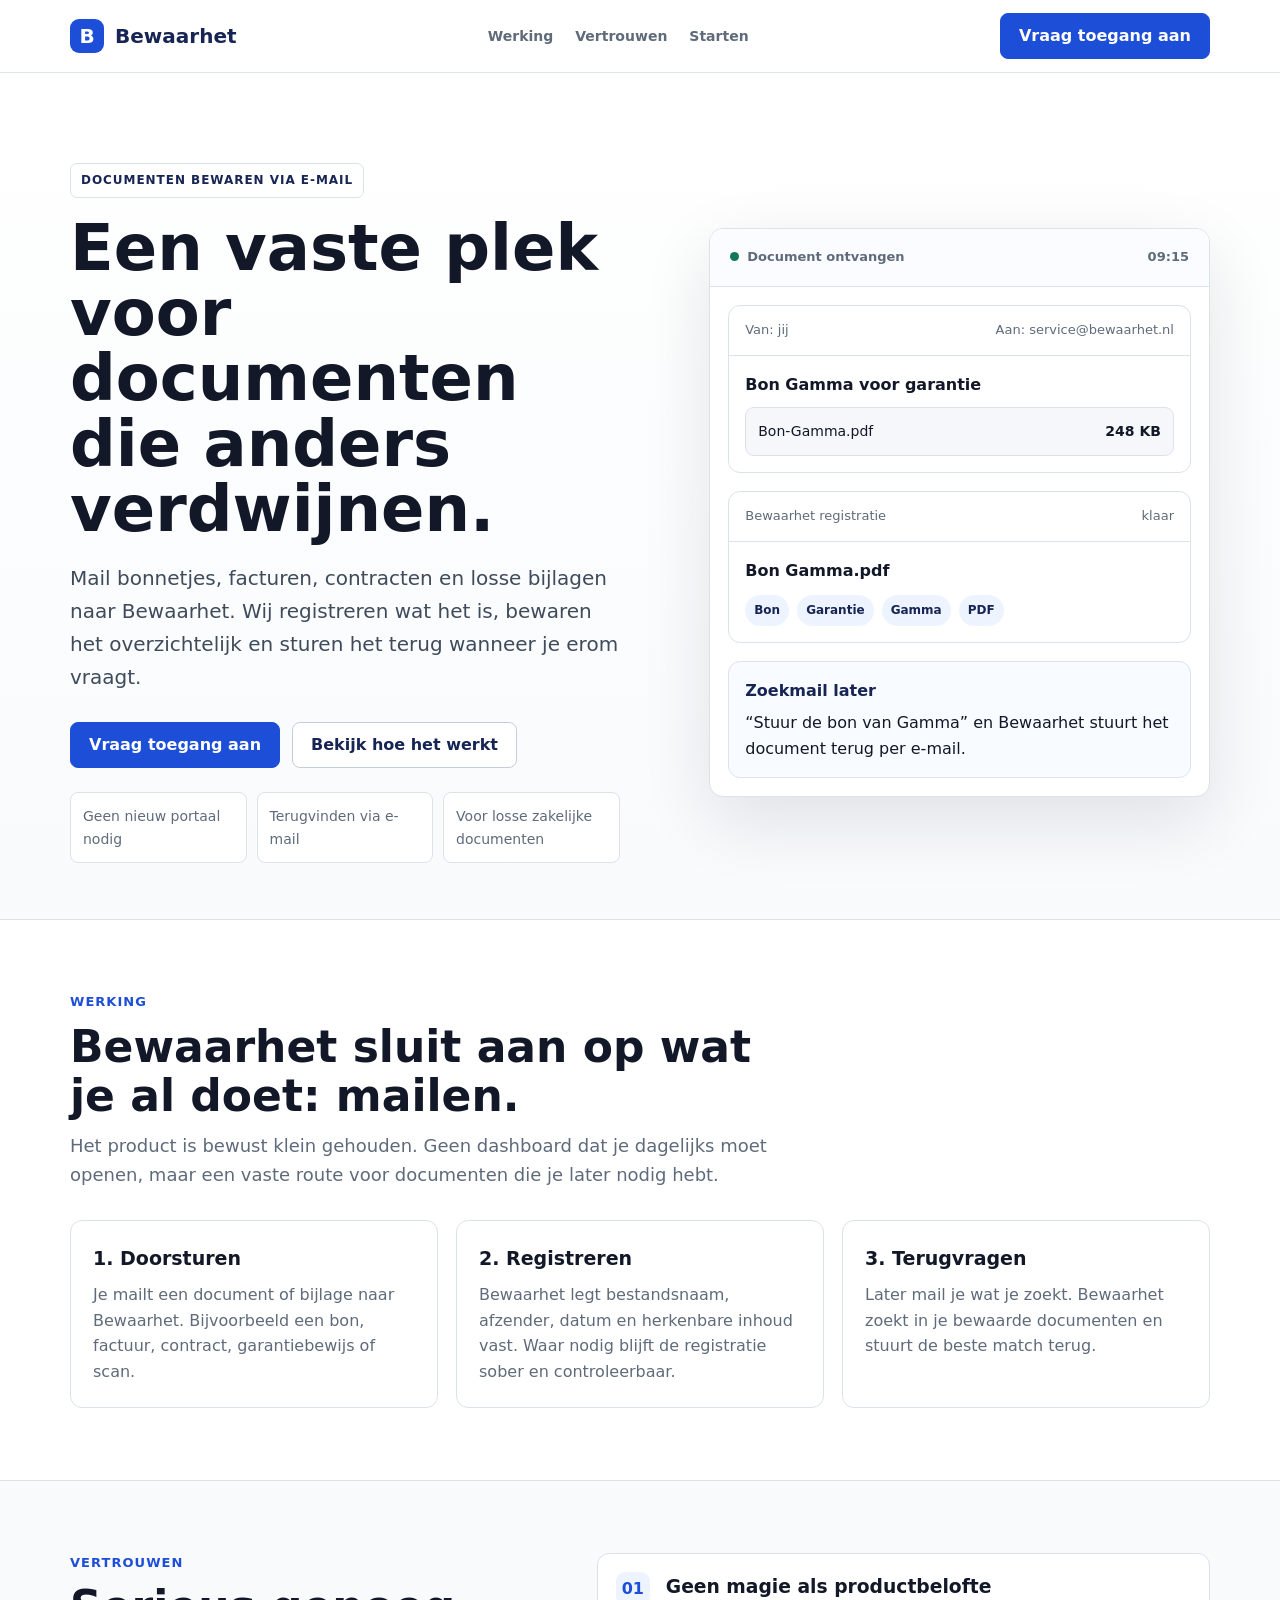
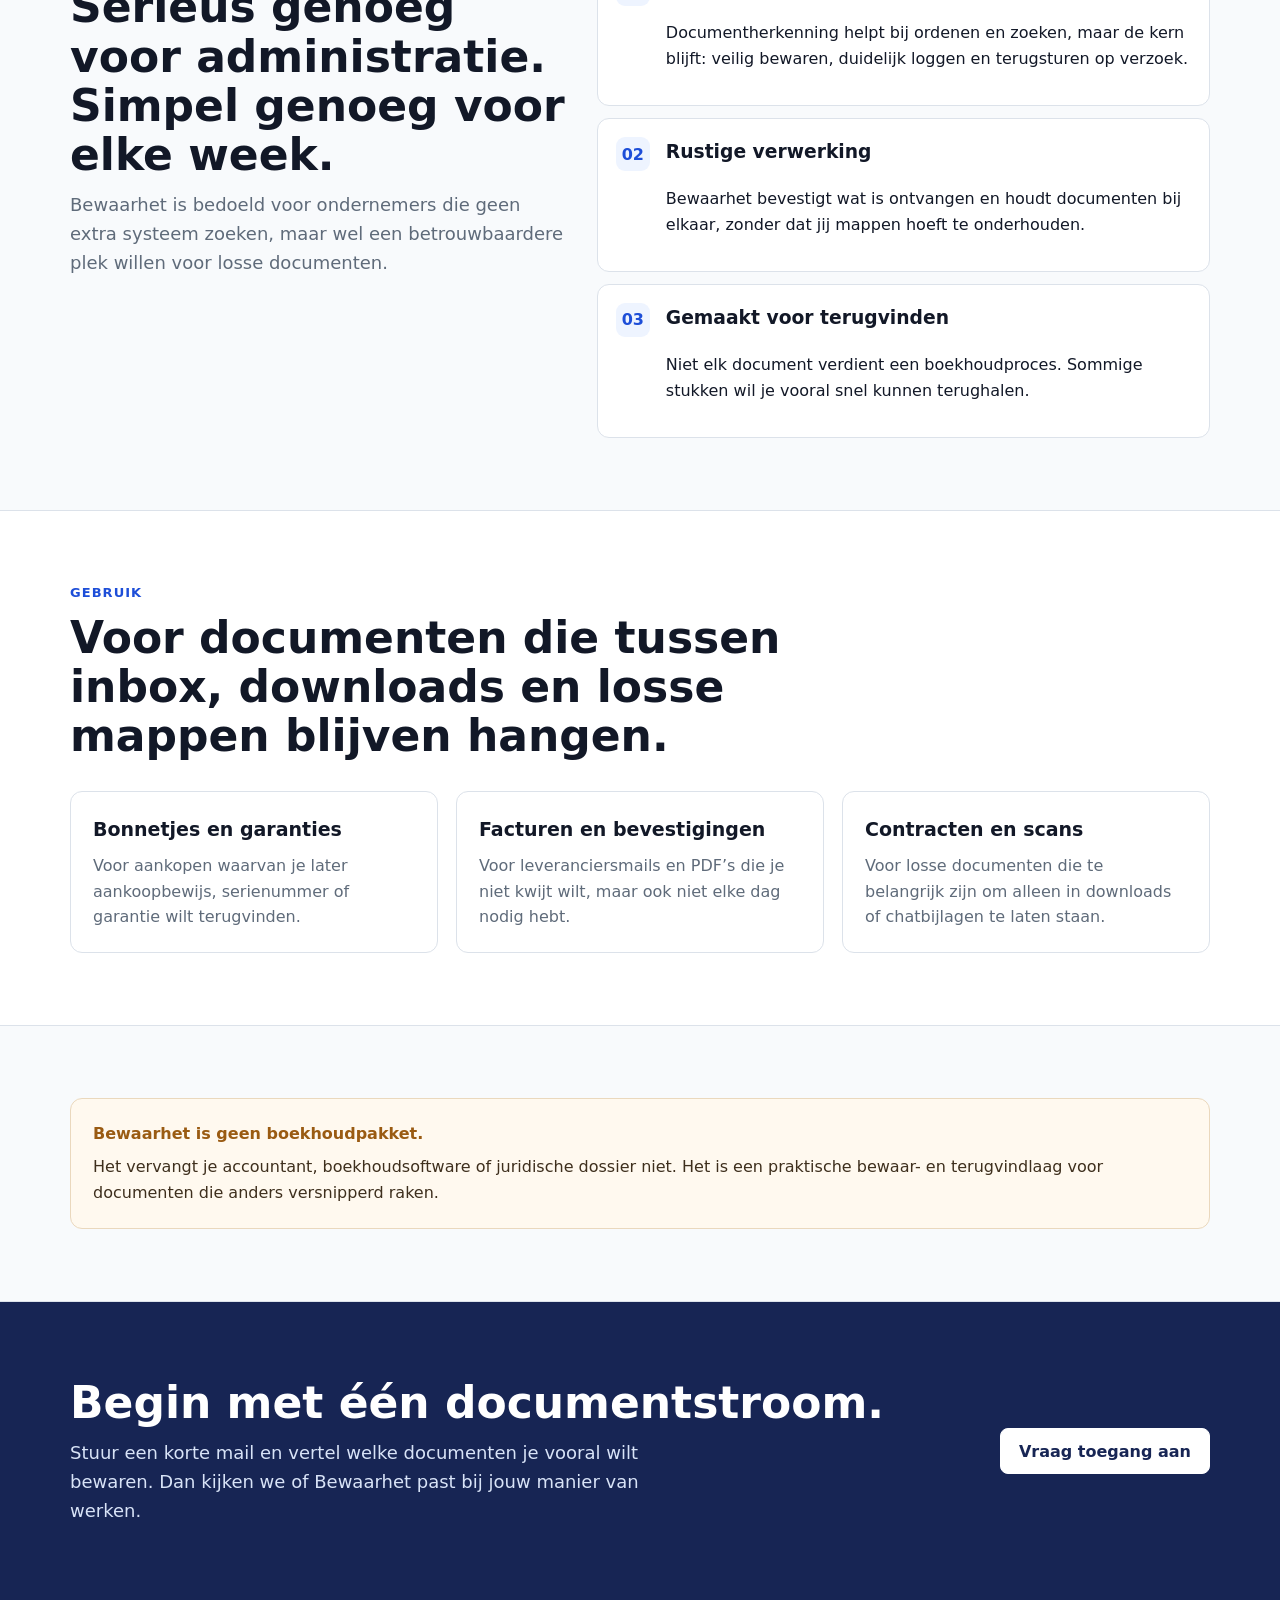
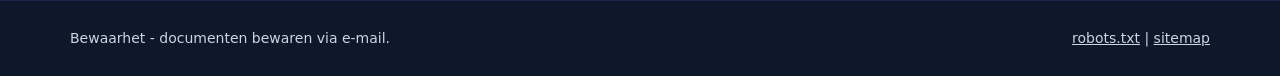
<file: docs/index.html>
<!doctype html>
<html lang="nl">
<head>
  <meta charset="utf-8">
  <meta name="viewport" content="width=device-width, initial-scale=1">
  <title>Documenten bewaren via e-mail | Bewaarhet</title>
  <meta name="description" content="Bewaarhet helpt ondernemers documenten, bonnetjes en facturen via e-mail veilig te bewaren en later gericht terug te vinden. Geen nieuw portaal nodig.">
  <link rel="canonical" href="https://bewaarhet.nl/">
  <meta property="og:type" content="website">
  <meta property="og:locale" content="nl_NL">
  <meta property="og:site_name" content="Bewaarhet">
  <meta property="og:title" content="Documenten bewaren via e-mail">
  <meta property="og:description" content="Mail documenten naar Bewaarhet. Bewaarhet registreert ze en stuurt ze terug wanneer je ze nodig hebt.">
  <meta property="og:url" content="https://bewaarhet.nl/">
  <meta property="og:image" content="https://bewaarhet.nl/social-card.svg">
  <meta name="twitter:card" content="summary_large_image">
  <meta name="twitter:title" content="Documenten bewaren via e-mail">
  <meta name="twitter:description" content="Een rustige bewaar- en terugvindlaag voor losse zakelijke documenten.">
  <meta name="theme-color" content="#15213a">
  <link rel="icon" href="/favicon.svg?v=20260523-logo" type="image/svg+xml">
  <style>
    :root {
      --ink: #121827;
      --muted: #5f6b7a;
      --soft: #f5f7fb;
      --panel: #ffffff;
      --line: #dce2ea;
      --line-strong: #c4ceda;
      --blue: #1d4ed8;
      --blue-dark: #172554;
      --green: #14765d;
      --amber: #9a5b12;
      --shadow: 0 24px 70px rgba(18, 24, 39, 0.11);
      --radius: 14px;
      --max: 1140px;
    }

    * { box-sizing: border-box; }

    html { scroll-behavior: smooth; }

    body {
      margin: 0;
      color: var(--ink);
      background: #f8fafc;
      font-family: Inter, ui-sans-serif, system-ui, -apple-system, BlinkMacSystemFont, "Segoe UI", sans-serif;
      line-height: 1.6;
      text-rendering: optimizeLegibility;
    }

    a { color: inherit; text-decoration: none; }

    .wrap {
      width: min(var(--max), calc(100% - 40px));
      margin: 0 auto;
    }

    .skip-link {
      position: absolute;
      left: -999px;
      top: 12px;
      z-index: 50;
      padding: 10px 14px;
      background: var(--blue-dark);
      color: #fff;
    }

    .skip-link:focus { left: 12px; }

    header {
      position: sticky;
      top: 0;
      z-index: 20;
      border-bottom: 1px solid rgba(220, 226, 234, 0.9);
      background: rgba(255, 255, 255, 0.92);
      backdrop-filter: blur(16px);
    }

    nav {
      min-height: 72px;
      display: flex;
      align-items: center;
      justify-content: space-between;
      gap: 24px;
    }

    .brand {
      display: inline-flex;
      align-items: center;
      gap: 11px;
      font-size: 20px;
      font-weight: 800;
      color: var(--blue-dark);
    }

    .brand-mark {
      width: 34px;
      height: 34px;
      display: grid;
      place-items: center;
      border-radius: 9px;
      background: var(--blue);
      color: #fff;
      font-weight: 900;
      line-height: 1;
    }

    .nav-links {
      display: flex;
      align-items: center;
      gap: 22px;
      color: var(--muted);
      font-size: 14px;
      font-weight: 650;
    }

    .nav-links a:hover { color: var(--blue-dark); }

    .button {
      min-height: 46px;
      display: inline-flex;
      align-items: center;
      justify-content: center;
      padding: 0 18px;
      border: 1px solid var(--blue);
      border-radius: 8px;
      background: var(--blue);
      color: #fff;
      font-weight: 750;
      white-space: nowrap;
    }

    .button.secondary {
      background: #fff;
      color: var(--blue-dark);
      border-color: var(--line-strong);
    }

    .hero {
      padding: clamp(54px, 7vw, 92px) 0 56px;
      border-bottom: 1px solid var(--line);
      background:
        linear-gradient(180deg, #fff 0%, #f8fafc 100%);
    }

    .hero-grid {
      display: grid;
      grid-template-columns: minmax(0, 0.9fr) minmax(420px, 0.82fr);
      gap: clamp(40px, 7vw, 92px);
      align-items: center;
    }

    .hero-grid > *,
    .workflow > *,
    .cta-grid > * {
      min-width: 0;
    }

    .eyebrow {
      width: fit-content;
      margin: 0 0 18px;
      padding: 7px 10px;
      border: 1px solid var(--line);
      border-radius: 7px;
      color: var(--blue-dark);
      background: #fff;
      font-size: 12px;
      font-weight: 800;
      letter-spacing: 0.08em;
      text-transform: uppercase;
    }

    h1, h2, h3, p { margin-top: 0; }

    h1 {
      max-width: 650px;
      margin-bottom: 20px;
      font-size: clamp(40px, 5vw, 64px);
      line-height: 1.02;
      letter-spacing: 0;
    }

    .lead {
      max-width: 620px;
      margin-bottom: 28px;
      color: #3f4b5b;
      font-size: 20px;
      line-height: 1.65;
    }

    .actions {
      display: flex;
      flex-wrap: wrap;
      gap: 12px;
      margin-bottom: 24px;
    }

    .trust-row {
      display: grid;
      grid-template-columns: repeat(3, minmax(0, 1fr));
      gap: 10px;
      max-width: 620px;
      color: var(--muted);
      font-size: 14px;
    }

    .trust-row span {
      padding: 12px;
      border: 1px solid var(--line);
      border-radius: 8px;
      background: #fff;
    }

    .product-panel {
      min-width: 0;
      border: 1px solid var(--line);
      border-radius: var(--radius);
      background: var(--panel);
      box-shadow: var(--shadow);
      overflow: hidden;
    }

    .panel-top {
      display: flex;
      align-items: center;
      justify-content: space-between;
      padding: 18px 20px;
      border-bottom: 1px solid var(--line);
      background: #fbfcff;
      color: var(--muted);
      font-size: 13px;
      font-weight: 700;
    }

    .status-dot {
      width: 9px;
      height: 9px;
      display: inline-block;
      margin-right: 8px;
      border-radius: 50%;
      background: var(--green);
    }

    .mail-card,
    .record-card,
    .reply-card {
      margin: 18px;
      border: 1px solid var(--line);
      border-radius: 12px;
      background: #fff;
      overflow: hidden;
    }

    .mail-head,
    .record-head {
      display: flex;
      justify-content: space-between;
      gap: 18px;
      padding: 14px 16px;
      border-bottom: 1px solid var(--line);
      color: var(--muted);
      font-size: 13px;
    }

    .mail-head span,
    .record-head span,
    .attachment span {
      min-width: 0;
      overflow-wrap: anywhere;
    }

    .mail-body,
    .record-body,
    .reply-card {
      padding: 16px;
    }

    .subject {
      margin-bottom: 10px;
      color: var(--ink);
      font-weight: 760;
    }

    .attachment {
      display: flex;
      align-items: center;
      justify-content: space-between;
      gap: 14px;
      padding: 12px;
      border: 1px solid var(--line);
      border-radius: 9px;
      background: var(--soft);
      color: var(--ink);
      font-size: 14px;
    }

    .tag-list {
      display: flex;
      flex-wrap: wrap;
      gap: 8px;
      margin-top: 12px;
    }

    .tag {
      padding: 6px 9px;
      border-radius: 999px;
      background: #eef4ff;
      color: var(--blue-dark);
      font-size: 12px;
      font-weight: 750;
    }

    .reply-card {
      background: #f8fbff;
    }

    .reply-card strong {
      display: block;
      margin-bottom: 6px;
      color: var(--blue-dark);
    }

    .section {
      padding: 72px 0;
      border-bottom: 1px solid var(--line);
      background: #fff;
    }

    .section.alt { background: #f8fafc; }

    .section-head {
      max-width: 720px;
      margin-bottom: 30px;
    }

    .section-kicker {
      margin-bottom: 9px;
      color: var(--blue);
      font-size: 13px;
      font-weight: 850;
      letter-spacing: 0.08em;
      text-transform: uppercase;
    }

    h2 {
      margin-bottom: 12px;
      font-size: clamp(30px, 4vw, 44px);
      line-height: 1.12;
      letter-spacing: 0;
    }

    .section-lead {
      color: var(--muted);
      font-size: 18px;
    }

    .grid-3 {
      display: grid;
      grid-template-columns: repeat(3, minmax(0, 1fr));
      gap: 18px;
    }

    .card {
      padding: 22px;
      border: 1px solid var(--line);
      border-radius: 12px;
      background: #fff;
    }

    .card h3 {
      margin-bottom: 9px;
      font-size: 19px;
    }

    .card p {
      margin-bottom: 0;
      color: var(--muted);
    }

    .workflow {
      display: grid;
      grid-template-columns: minmax(0, 0.82fr) minmax(0, 1fr);
      gap: 24px;
      align-items: start;
    }

    .step-list {
      display: grid;
      gap: 12px;
    }

    .step {
      display: grid;
      grid-template-columns: 36px 1fr;
      gap: 14px;
      padding: 18px;
      border: 1px solid var(--line);
      border-radius: 12px;
      background: #fff;
    }

    .step-number {
      width: 34px;
      height: 34px;
      display: grid;
      place-items: center;
      border-radius: 9px;
      background: #eef4ff;
      color: var(--blue);
      font-weight: 850;
    }

    .note {
      padding: 22px;
      border: 1px solid #ead8bd;
      border-radius: 12px;
      background: #fff9ef;
      color: #3e2f1d;
    }

    .note strong {
      display: block;
      margin-bottom: 8px;
      color: var(--amber);
    }

    .cta {
      padding: 76px 0;
      background: var(--blue-dark);
      color: #fff;
    }

    .cta-grid {
      display: grid;
      grid-template-columns: minmax(0, 1fr) auto;
      gap: 28px;
      align-items: center;
    }

    .cta p {
      max-width: 640px;
      margin-bottom: 0;
      color: #d8e3f7;
      font-size: 18px;
    }

    .cta .button {
      border-color: #fff;
      background: #fff;
      color: var(--blue-dark);
    }

    footer {
      padding: 26px 0;
      background: #0f172a;
      color: #cbd5e1;
      font-size: 14px;
    }

    footer .wrap {
      display: flex;
      justify-content: space-between;
      gap: 16px;
      flex-wrap: wrap;
    }

    footer a { text-decoration: underline; }

    @media (max-width: 900px) {
      .hero-grid,
      .workflow,
      .cta-grid,
      .grid-3 {
        grid-template-columns: 1fr;
      }

      .nav-links { display: none; }

      nav .button { display: none; }

      .hero { padding-top: 38px; }

      .trust-row { grid-template-columns: 1fr; }
    }

    @media (max-width: 560px) {
      .wrap {
        width: min(340px, calc(100% - 28px));
        margin-left: 14px;
        margin-right: auto;
      }
      nav { min-height: 64px; }
      h1 {
        max-width: 100%;
        font-size: 36px;
      }
      .lead {
        max-width: 100%;
        font-size: 18px;
      }
      .product-panel {
        width: 100%;
        max-width: 100%;
      }
      .mail-head,
      .record-head {
        display: grid;
        grid-template-columns: 1fr;
        gap: 4px;
      }
      .button { width: 100%; }
      .mail-card, .record-card, .reply-card { margin: 12px; }
      .panel-top { padding: 14px; }
    }
  </style>
  <script type="application/ld+json">
  {
    "@context": "https://schema.org",
    "@graph": [
      {
        "@type": "Organization",
        "@id": "https://bewaarhet.nl/#organization",
        "name": "Bewaarhet",
        "url": "https://bewaarhet.nl/",
        "email": "service@bewaarhet.nl",
        "logo": "https://bewaarhet.nl/favicon.svg?v=20260523-logo"
      },
      {
        "@type": "WebSite",
        "@id": "https://bewaarhet.nl/#website",
        "name": "Bewaarhet",
        "url": "https://bewaarhet.nl/",
        "inLanguage": "nl",
        "publisher": {"@id": "https://bewaarhet.nl/#organization"}
      },
      {
        "@type": "Service",
        "@id": "https://bewaarhet.nl/#service",
        "name": "Bewaarhet",
        "serviceType": "Documenten bewaren via e-mail",
        "url": "https://bewaarhet.nl/",
        "provider": {"@id": "https://bewaarhet.nl/#organization"},
        "areaServed": "NL",
        "description": "Bewaarhet helpt ondernemers documenten, bonnetjes en facturen via e-mail te bewaren en later terug te vinden."
      }
    ]
  }
  </script>
</head>
<body>
  <a class="skip-link" href="#inhoud">Ga naar inhoud</a>

  <header>
    <nav class="wrap" aria-label="Hoofdnavigatie">
      <a class="brand" href="/" aria-label="Bewaarhet home"><span class="brand-mark">B</span><span>Bewaarhet</span></a>
      <div class="nav-links">
        <a href="#werking">Werking</a>
        <a href="#vertrouwen">Vertrouwen</a>
        <a href="#start">Starten</a>
      </div>
      <a class="button" href="mailto:service@bewaarhet.nl?subject=Bewaarhet%20toegang">Vraag toegang aan</a>
    </nav>
  </header>

  <main id="inhoud">
    <section class="hero">
      <div class="wrap hero-grid">
        <div>
          <p class="eyebrow">Documenten bewaren via e-mail</p>
          <h1>Een vaste plek voor documenten die anders verdwijnen.</h1>
          <p class="lead">Mail bonnetjes, facturen, contracten en losse bijlagen naar Bewaarhet. Wij registreren wat het is, bewaren het overzichtelijk en sturen het terug wanneer je erom vraagt.</p>
          <div class="actions">
            <a class="button" href="mailto:service@bewaarhet.nl?subject=Bewaarhet%20toegang">Vraag toegang aan</a>
            <a class="button secondary" href="#werking">Bekijk hoe het werkt</a>
          </div>
          <div class="trust-row" aria-label="Kernpunten">
            <span>Geen nieuw portaal nodig</span>
            <span>Terugvinden via e-mail</span>
            <span>Voor losse zakelijke documenten</span>
          </div>
        </div>

        <aside class="product-panel" aria-label="Voorbeeld van Bewaarhet in gebruik">
          <div class="panel-top"><span><i class="status-dot"></i>Document ontvangen</span><span>09:15</span></div>
          <div class="mail-card">
            <div class="mail-head"><span>Van: jij</span><span>Aan: service@bewaarhet.nl</span></div>
            <div class="mail-body">
              <div class="subject">Bon Gamma voor garantie</div>
              <div class="attachment"><span>Bon-Gamma.pdf</span><strong>248 KB</strong></div>
            </div>
          </div>
          <div class="record-card">
            <div class="record-head"><span>Bewaarhet registratie</span><span>klaar</span></div>
            <div class="record-body">
              <div class="subject">Bon Gamma.pdf</div>
              <div class="tag-list">
                <span class="tag">Bon</span>
                <span class="tag">Garantie</span>
                <span class="tag">Gamma</span>
                <span class="tag">PDF</span>
              </div>
            </div>
          </div>
          <div class="reply-card">
            <strong>Zoekmail later</strong>
            <span>“Stuur de bon van Gamma” en Bewaarhet stuurt het document terug per e-mail.</span>
          </div>
        </aside>
      </div>
    </section>

    <section class="section" id="werking">
      <div class="wrap">
        <div class="section-head">
          <p class="section-kicker">Werking</p>
          <h2>Bewaarhet sluit aan op wat je al doet: mailen.</h2>
          <p class="section-lead">Het product is bewust klein gehouden. Geen dashboard dat je dagelijks moet openen, maar een vaste route voor documenten die je later nodig hebt.</p>
        </div>
        <div class="grid-3">
          <article class="card">
            <h3>1. Doorsturen</h3>
            <p>Je mailt een document of bijlage naar Bewaarhet. Bijvoorbeeld een bon, factuur, contract, garantiebewijs of scan.</p>
          </article>
          <article class="card">
            <h3>2. Registreren</h3>
            <p>Bewaarhet legt bestandsnaam, afzender, datum en herkenbare inhoud vast. Waar nodig blijft de registratie sober en controleerbaar.</p>
          </article>
          <article class="card">
            <h3>3. Terugvragen</h3>
            <p>Later mail je wat je zoekt. Bewaarhet zoekt in je bewaarde documenten en stuurt de beste match terug.</p>
          </article>
        </div>
      </div>
    </section>

    <section class="section alt" id="vertrouwen">
      <div class="wrap workflow">
        <div>
          <p class="section-kicker">Vertrouwen</p>
          <h2>Serieus genoeg voor administratie. Simpel genoeg voor elke week.</h2>
          <p class="section-lead">Bewaarhet is bedoeld voor ondernemers die geen extra systeem zoeken, maar wel een betrouwbaardere plek willen voor losse documenten.</p>
        </div>
        <div class="step-list">
          <div class="step"><span class="step-number">01</span><div><h3>Geen magie als productbelofte</h3><p>Documentherkenning helpt bij ordenen en zoeken, maar de kern blijft: veilig bewaren, duidelijk loggen en terugsturen op verzoek.</p></div></div>
          <div class="step"><span class="step-number">02</span><div><h3>Rustige verwerking</h3><p>Bewaarhet bevestigt wat is ontvangen en houdt documenten bij elkaar, zonder dat jij mappen hoeft te onderhouden.</p></div></div>
          <div class="step"><span class="step-number">03</span><div><h3>Gemaakt voor terugvinden</h3><p>Niet elk document verdient een boekhoudproces. Sommige stukken wil je vooral snel kunnen terughalen.</p></div></div>
        </div>
      </div>
    </section>

    <section class="section">
      <div class="wrap">
        <div class="section-head">
          <p class="section-kicker">Gebruik</p>
          <h2>Voor documenten die tussen inbox, downloads en losse mappen blijven hangen.</h2>
        </div>
        <div class="grid-3">
          <article class="card"><h3>Bonnetjes en garanties</h3><p>Voor aankopen waarvan je later aankoopbewijs, serienummer of garantie wilt terugvinden.</p></article>
          <article class="card"><h3>Facturen en bevestigingen</h3><p>Voor leveranciersmails en PDF’s die je niet kwijt wilt, maar ook niet elke dag nodig hebt.</p></article>
          <article class="card"><h3>Contracten en scans</h3><p>Voor losse documenten die te belangrijk zijn om alleen in downloads of chatbijlagen te laten staan.</p></article>
        </div>
      </div>
    </section>

    <section class="section alt">
      <div class="wrap">
        <div class="note">
          <strong>Bewaarhet is geen boekhoudpakket.</strong>
          Het vervangt je accountant, boekhoudsoftware of juridische dossier niet. Het is een praktische bewaar- en terugvindlaag voor documenten die anders versnipperd raken.
        </div>
      </div>
    </section>

    <section class="cta" id="start">
      <div class="wrap cta-grid">
        <div>
          <h2>Begin met één documentstroom.</h2>
          <p>Stuur een korte mail en vertel welke documenten je vooral wilt bewaren. Dan kijken we of Bewaarhet past bij jouw manier van werken.</p>
        </div>
        <a class="button" href="mailto:service@bewaarhet.nl?subject=Bewaarhet%20toegang&body=Hallo%20Bewaarhet,%0D%0A%0D%0AIk%20wil%20vooral%20deze%20documenten%20beter%20bewaren:%0D%0A">Vraag toegang aan</a>
      </div>
    </section>
  </main>

  <footer>
    <div class="wrap">
      <span>Bewaarhet - documenten bewaren via e-mail.</span>
      <span><a href="/robots.txt">robots.txt</a> | <a href="/sitemap.xml">sitemap</a></span>
    </div>
  </footer>
</body>
</html>
</file>
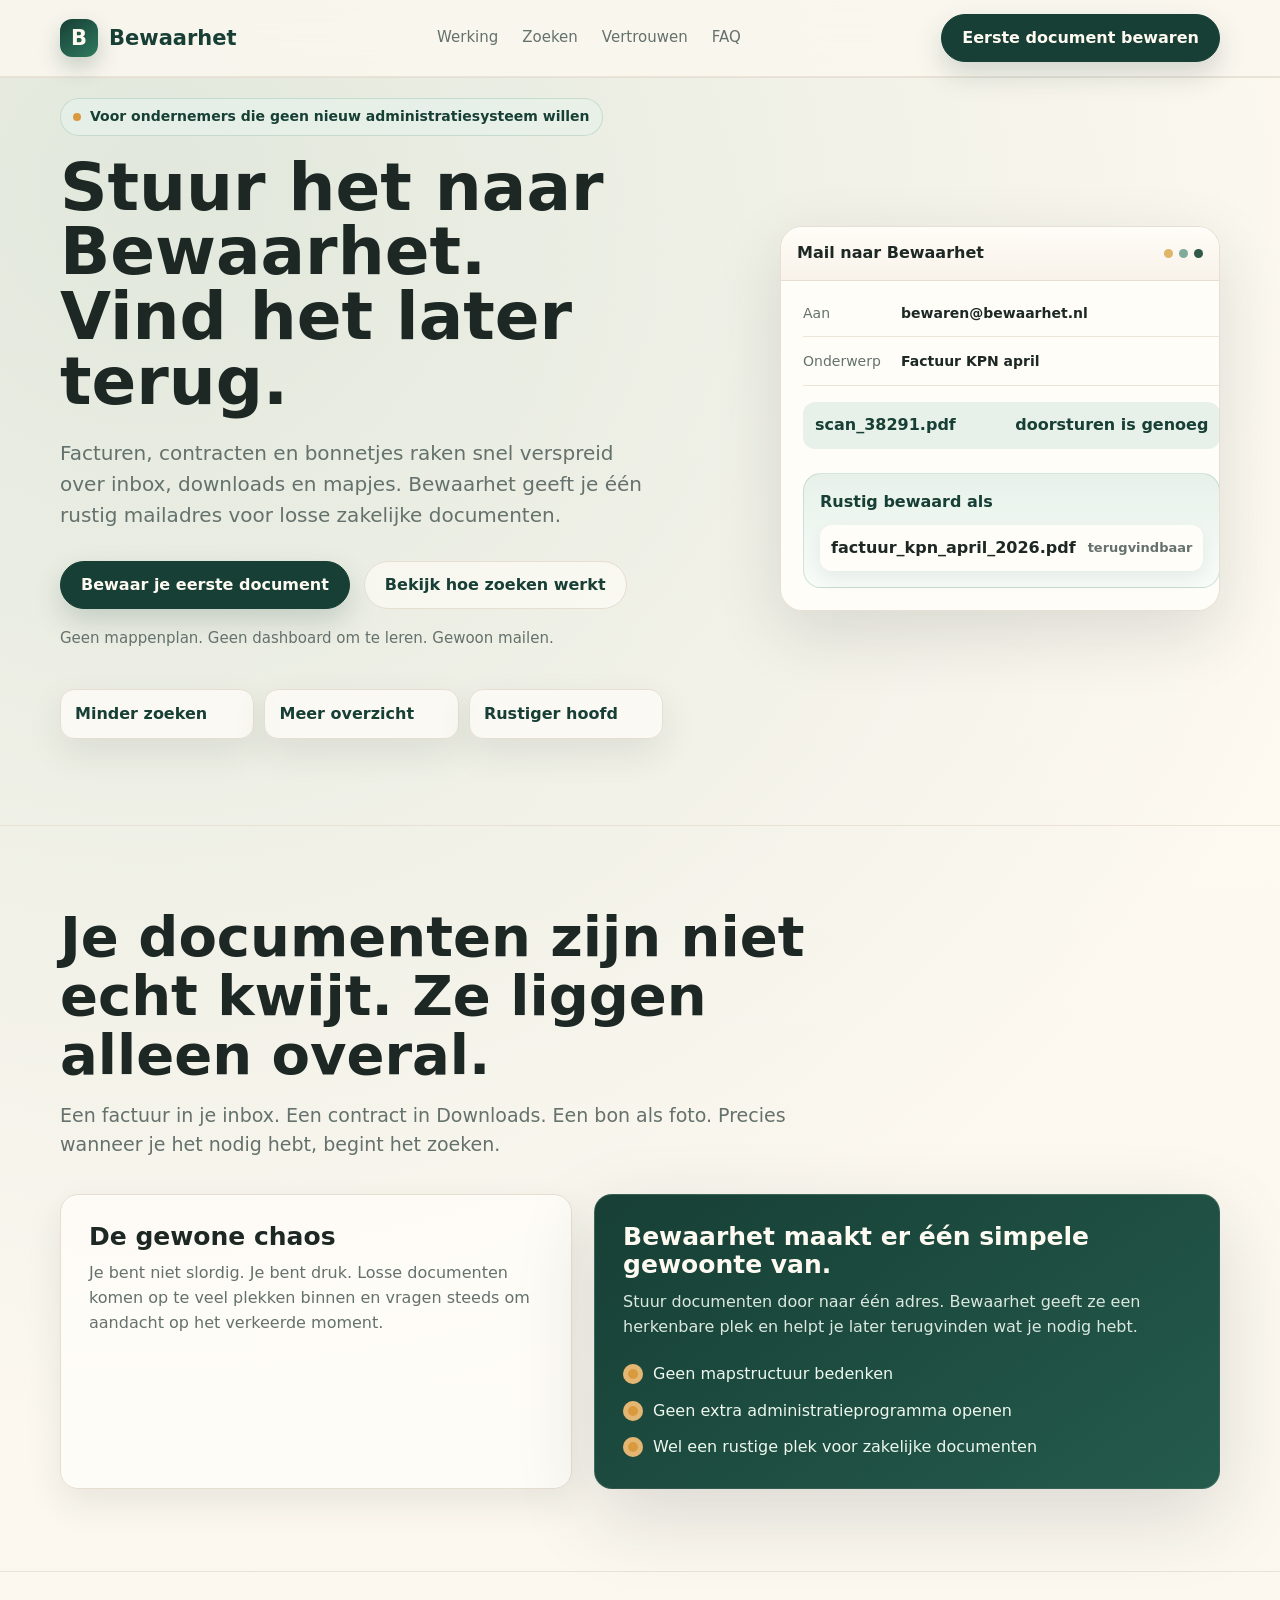
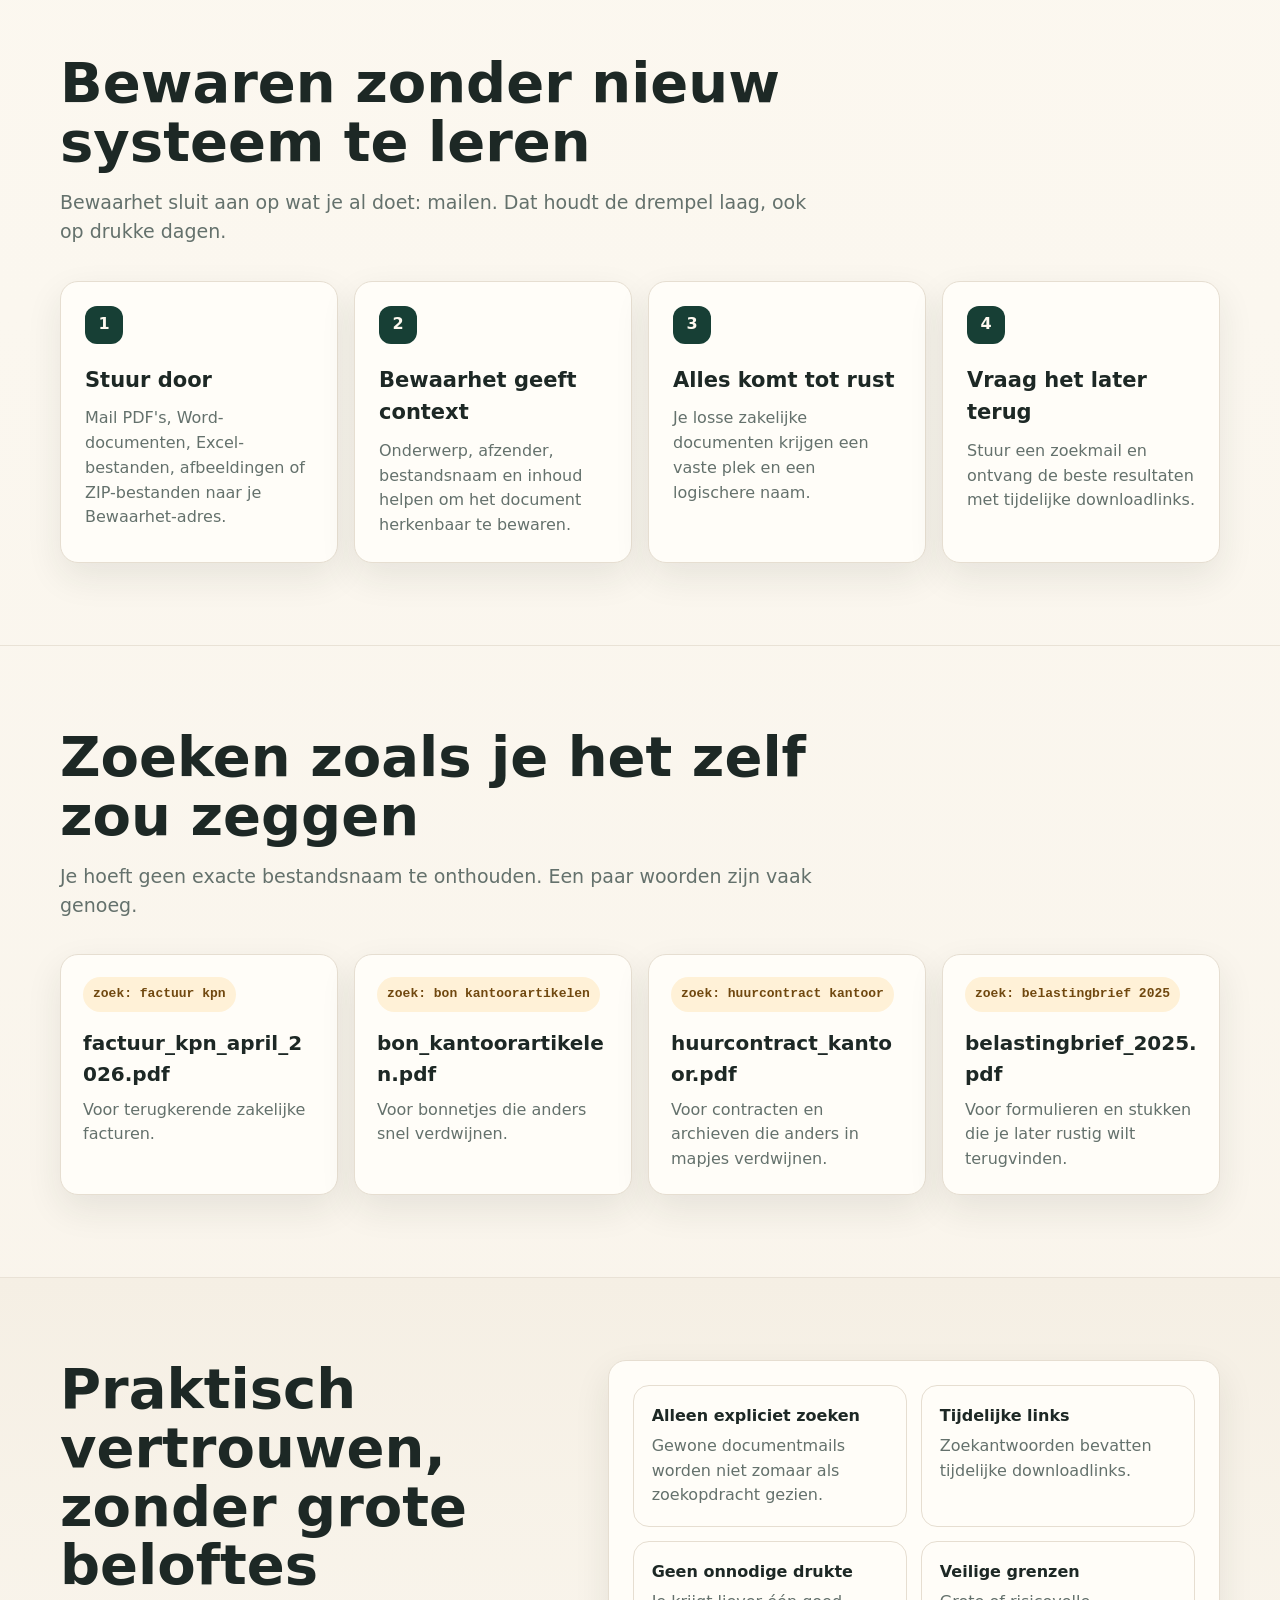
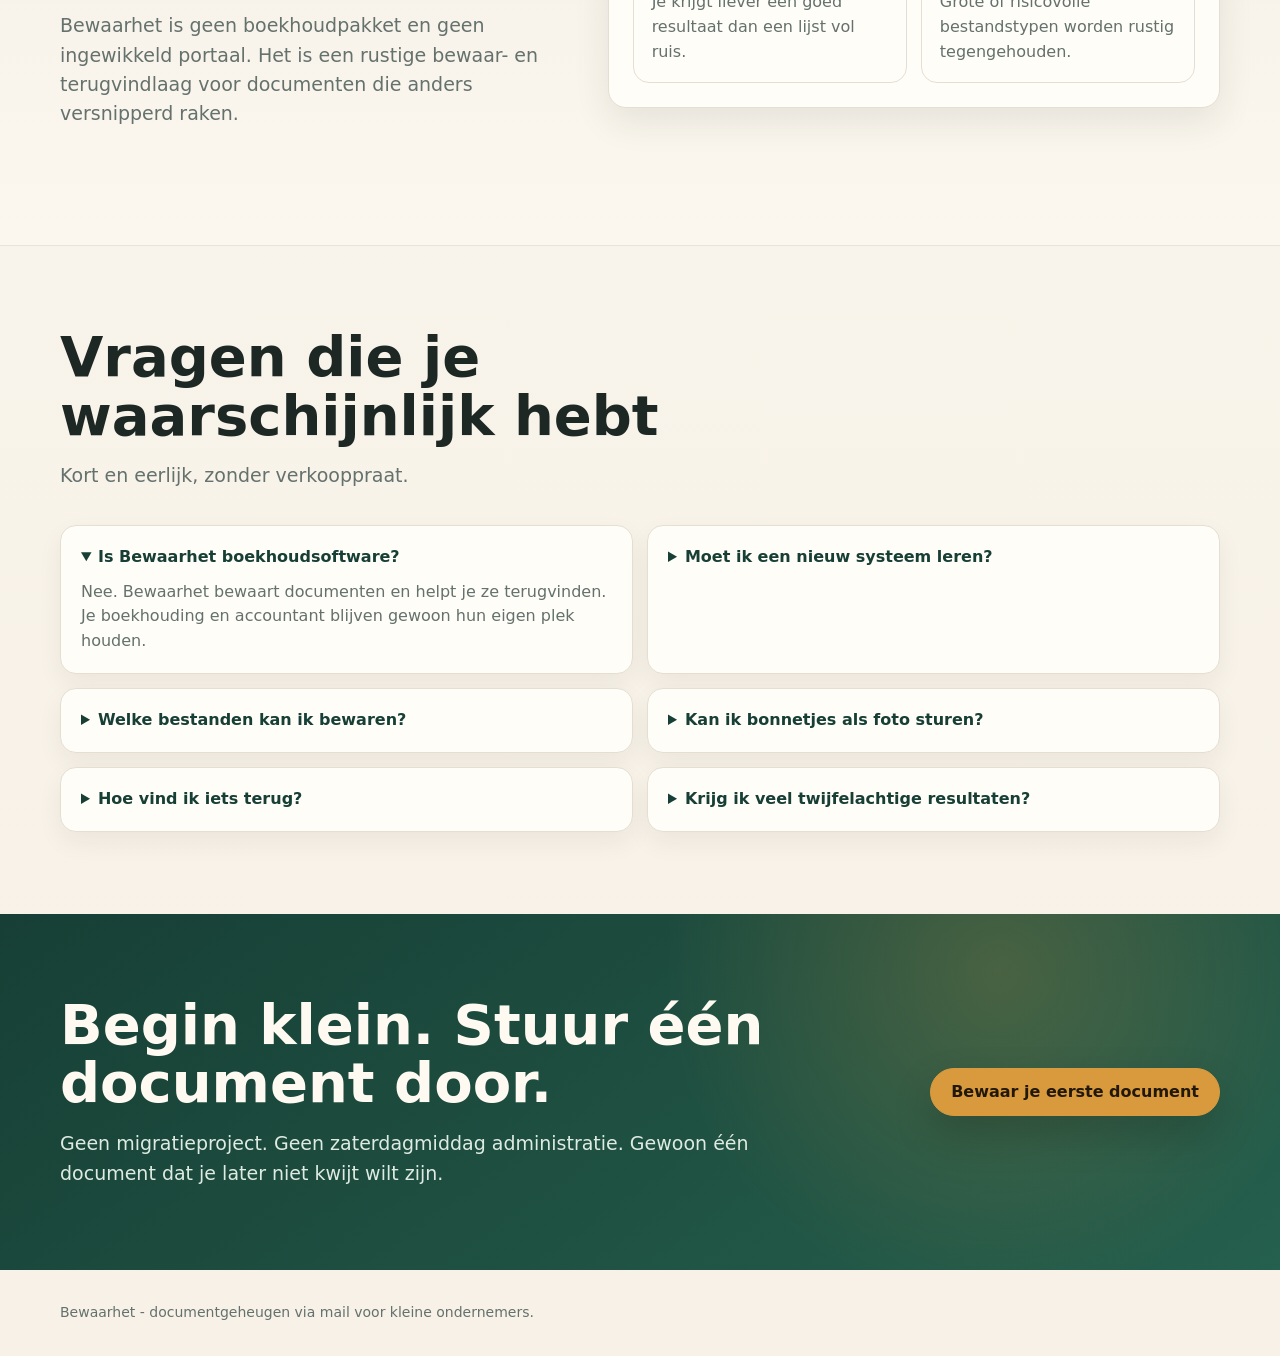
<file: landing_page.html>
<!doctype html>
<html lang="nl">
<head>
  <meta charset="utf-8">
  <meta name="viewport" content="width=device-width, initial-scale=1">
  <title>Bewaarhet - Mail je documenten. Vind ze later terug.</title>
  <style>
    :root {
      --bg: #fbf7ef;
      --bg-soft: #f4eee3;
      --ink: #1d2825;
      --muted: #64716c;
      --green-900: #173f35;
      --green-700: #2f7a5f;
      --green-100: #e7f1ea;
      --amber: #d99a3d;
      --amber-soft: #fff1d7;
      --line: #e6ded1;
      --card: #fffdf8;
      --shadow: 0 26px 80px rgba(29, 40, 37, 0.15);
      --soft-shadow: 0 14px 36px rgba(29, 40, 37, 0.09);
      --radius: 18px;
    }

    * {
      box-sizing: border-box;
    }

    html {
      scroll-behavior: smooth;
    }

    body {
      margin: 0;
      font-family: Inter, ui-sans-serif, system-ui, -apple-system, BlinkMacSystemFont, "Segoe UI", sans-serif;
      background:
        radial-gradient(circle at 12% 4%, rgba(47, 122, 95, 0.14), transparent 28%),
        linear-gradient(180deg, #fffaf1 0%, var(--bg) 42%, #f7f1e7 100%);
      color: var(--ink);
      line-height: 1.55;
      letter-spacing: 0;
    }

    a {
      color: inherit;
      text-decoration: none;
    }

    .wrap {
      width: min(1160px, calc(100% - 40px));
      margin: 0 auto;
    }

    header {
      position: sticky;
      top: 0;
      z-index: 20;
      background: rgba(251, 247, 239, 0.86);
      border-bottom: 1px solid rgba(230, 222, 209, 0.82);
      backdrop-filter: blur(18px);
    }

    nav {
      min-height: 76px;
      display: flex;
      align-items: center;
      justify-content: space-between;
      gap: 22px;
    }

    .brand {
      display: inline-flex;
      align-items: center;
      gap: 11px;
      font-weight: 850;
      font-size: 21px;
      color: var(--green-900);
    }

    .mark {
      width: 38px;
      height: 38px;
      display: grid;
      place-items: center;
      border-radius: 12px;
      background: linear-gradient(145deg, var(--green-900), var(--green-700));
      color: #fffaf1;
      box-shadow: 0 10px 22px rgba(23, 63, 53, 0.22);
    }

    .nav-links {
      display: flex;
      align-items: center;
      gap: 24px;
      color: var(--muted);
      font-size: 15px;
    }

    .button {
      display: inline-flex;
      align-items: center;
      justify-content: center;
      min-height: 48px;
      padding: 0 20px;
      border-radius: 999px;
      border: 1px solid var(--green-900);
      background: var(--green-900);
      color: #fffaf1;
      font-weight: 800;
      box-shadow: 0 12px 28px rgba(23, 63, 53, 0.18);
      transition: transform 160ms ease, box-shadow 160ms ease, background 160ms ease;
      white-space: nowrap;
    }

    .button:hover {
      transform: translateY(-1px);
      box-shadow: 0 16px 34px rgba(23, 63, 53, 0.24);
    }

    .button.secondary {
      background: rgba(255, 253, 248, 0.62);
      color: var(--green-900);
      border-color: var(--line);
      box-shadow: none;
    }

    .hero {
      padding: 20px 0 86px;
      overflow: hidden;
    }

    .hero-grid {
      display: grid;
      grid-template-columns: minmax(0, 1fr) minmax(330px, 0.78fr);
      gap: 86px;
      align-items: center;
    }

    .eyebrow {
      display: inline-flex;
      align-items: center;
      gap: 9px;
      color: var(--green-900);
      background: rgba(231, 241, 234, 0.78);
      border: 1px solid rgba(47, 122, 95, 0.18);
      border-radius: 999px;
      padding: 7px 12px;
      font-weight: 800;
      font-size: 14px;
      margin: 0 0 20px;
    }

    .eyebrow::before {
      content: "";
      width: 8px;
      height: 8px;
      border-radius: 50%;
      background: var(--amber);
    }

    h1 {
      margin: 0 0 24px;
      font-size: clamp(40px, 6vw, 66px);
      line-height: 0.98;
      letter-spacing: 0;
      max-width: 760px;
    }

    .lead {
      color: var(--muted);
      font-size: clamp(17px, 1.8vw, 20px);
      max-width: 620px;
      margin: 0 0 30px;
    }

    .actions {
      display: flex;
      gap: 14px;
      flex-wrap: wrap;
      margin-bottom: 18px;
    }

    .note {
      color: var(--muted);
      font-size: 15px;
      margin: 0;
    }

    .relief-strip {
      display: grid;
      grid-template-columns: repeat(3, minmax(0, 1fr));
      gap: 10px;
      margin-top: 38px;
      max-width: 610px;
    }

    .relief-item {
      background: rgba(255, 253, 248, 0.74);
      border: 1px solid var(--line);
      border-radius: 14px;
      padding: 12px 14px;
      color: var(--green-900);
      font-weight: 750;
      box-shadow: var(--soft-shadow);
    }

    .hero-card {
      max-width: 440px;
      margin-left: auto;
      background: rgba(255, 253, 248, 0.96);
      border: 1px solid rgba(230, 222, 209, 0.94);
      border-radius: 22px;
      box-shadow: 0 22px 66px rgba(29, 40, 37, 0.13);
      overflow: hidden;
    }

    .card-top {
      display: flex;
      align-items: center;
      justify-content: space-between;
      padding: 14px 16px;
      border-bottom: 1px solid var(--line);
      background: linear-gradient(180deg, #fffdf8, #f8f2e9);
      font-weight: 850;
    }

    .dots {
      display: flex;
      gap: 6px;
    }

    .dot {
      width: 9px;
      height: 9px;
      border-radius: 50%;
      background: #dfb56a;
    }

    .dot:nth-child(2) {
      background: #7fac9a;
    }

    .dot:nth-child(3) {
      background: #315849;
    }

    .card-body {
      padding: 22px;
    }

    .mail-compose {
      display: grid;
      gap: 14px;
    }

    .mail-row {
      display: grid;
      grid-template-columns: 86px 1fr;
      gap: 12px;
      padding-bottom: 12px;
      border-bottom: 1px solid rgba(230, 222, 209, 0.75);
      font-size: 14px;
    }

    .mail-row span:first-child {
      color: var(--muted);
    }

    .attachment {
      display: flex;
      justify-content: space-between;
      align-items: center;
      gap: 12px;
      margin-top: 2px;
      border-radius: 12px;
      background: var(--green-100);
      color: var(--green-900);
      padding: 11px 12px;
      font-weight: 780;
    }

    .stored-preview {
      margin-top: 10px;
      border-radius: 18px;
      background: linear-gradient(180deg, var(--green-100), #f8fcf8);
      border: 1px solid rgba(47, 122, 95, 0.18);
      padding: 16px;
    }

    .stored-label {
      display: block;
      color: var(--green-900);
      font-weight: 850;
      margin-bottom: 10px;
    }

    .stored-file {
      display: flex;
      justify-content: space-between;
      align-items: center;
      gap: 12px;
      border-radius: 12px;
      background: #fffdf8;
      padding: 11px;
      box-shadow: 0 8px 18px rgba(29, 40, 37, 0.07);
      font-weight: 780;
    }

    .stored-meta {
      color: var(--muted);
      font-size: 13px;
      white-space: nowrap;
    }

    section {
      padding: 82px 0;
      border-top: 1px solid rgba(230, 222, 209, 0.82);
    }

    .section-heading {
      max-width: 820px;
      margin-bottom: 34px;
    }

    h2 {
      margin: 0 0 16px;
      font-size: clamp(34px, 4.4vw, 56px);
      line-height: 1.05;
      letter-spacing: 0;
    }

    .section-lead {
      margin: 0;
      color: var(--muted);
      font-size: 19px;
      max-width: 760px;
    }

    .problem-grid {
      display: grid;
      grid-template-columns: minmax(0, 0.9fr) minmax(0, 1.1fr);
      gap: 22px;
      align-items: stretch;
    }

    .panel {
      background: rgba(255, 253, 248, 0.86);
      border: 1px solid var(--line);
      border-radius: var(--radius);
      padding: 28px;
      box-shadow: var(--soft-shadow);
    }

    .panel.dark {
      background: linear-gradient(145deg, var(--green-900), #245b4c);
      color: #fffaf1;
      border-color: rgba(255, 255, 255, 0.12);
      box-shadow: var(--shadow);
    }

    .panel h3 {
      margin: 0 0 10px;
      font-size: 25px;
      line-height: 1.15;
    }

    .panel p {
      margin: 0;
      color: var(--muted);
    }

    .panel.dark p {
      color: #dbe8df;
    }

    .check-list {
      display: grid;
      gap: 12px;
      margin-top: 22px;
    }

    .check {
      display: flex;
      gap: 10px;
      align-items: flex-start;
      color: #edf7ee;
    }

    .check::before {
      content: "";
      width: 20px;
      height: 20px;
      flex: 0 0 auto;
      margin-top: 2px;
      border-radius: 50%;
      background: var(--amber);
      box-shadow: inset 0 0 0 5px rgba(255, 255, 255, 0.28);
    }

    .steps {
      display: grid;
      grid-template-columns: repeat(4, minmax(0, 1fr));
      gap: 16px;
    }

    .step {
      position: relative;
      min-height: 240px;
      background: var(--card);
      border: 1px solid var(--line);
      border-radius: var(--radius);
      padding: 24px;
      box-shadow: var(--soft-shadow);
    }

    .num {
      width: 38px;
      height: 38px;
      display: grid;
      place-items: center;
      border-radius: 12px;
      background: var(--green-900);
      color: #fffaf1;
      font-weight: 900;
      margin-bottom: 20px;
    }

    .step h3 {
      margin: 0 0 10px;
      font-size: 21px;
    }

    .step p {
      margin: 0;
      color: var(--muted);
    }

    .examples {
      display: grid;
      grid-template-columns: repeat(4, minmax(0, 1fr));
      gap: 16px;
    }

    .example {
      background: var(--card);
      border: 1px solid var(--line);
      border-radius: var(--radius);
      padding: 22px;
      box-shadow: var(--soft-shadow);
    }

    .query {
      display: inline-flex;
      border-radius: 999px;
      background: var(--amber-soft);
      color: #70480f;
      padding: 7px 10px;
      font-family: ui-monospace, SFMono-Regular, Consolas, monospace;
      font-size: 13px;
      font-weight: 800;
      margin-bottom: 16px;
    }

    .example h3 {
      margin: 0 0 8px;
      font-size: 20px;
      overflow-wrap: anywhere;
    }

    .example p {
      margin: 0;
      color: var(--muted);
    }

    .trust {
      background: linear-gradient(180deg, #f5efe4, #fbf7ef);
    }

    .trust-grid {
      display: grid;
      grid-template-columns: minmax(0, 0.92fr) minmax(0, 1.08fr);
      gap: 26px;
      align-items: start;
    }

    .trust-card {
      background: var(--card);
      border: 1px solid var(--line);
      border-radius: var(--radius);
      padding: 24px;
      box-shadow: var(--soft-shadow);
    }

    .trust-points {
      display: grid;
      grid-template-columns: repeat(2, minmax(0, 1fr));
      gap: 14px;
    }

    .trust-point {
      background: rgba(255, 253, 248, 0.86);
      border: 1px solid var(--line);
      border-radius: 16px;
      padding: 18px;
      color: var(--muted);
    }

    .trust-point strong {
      display: block;
      color: var(--ink);
      margin-bottom: 5px;
    }

    .faq {
      display: grid;
      grid-template-columns: repeat(2, minmax(0, 1fr));
      gap: 14px;
    }

    details {
      background: var(--card);
      border: 1px solid var(--line);
      border-radius: 16px;
      padding: 19px 20px;
      box-shadow: 0 10px 26px rgba(29, 40, 37, 0.06);
    }

    summary {
      cursor: pointer;
      font-weight: 850;
      color: var(--green-900);
    }

    details p {
      margin: 10px 0 0;
      color: var(--muted);
    }

    .cta {
      border-top: 0;
      background:
        radial-gradient(circle at 78% 16%, rgba(217, 154, 61, 0.22), transparent 32%),
        linear-gradient(145deg, var(--green-900), #255f4d);
      color: #fffaf1;
    }

    .cta-box {
      display: grid;
      grid-template-columns: minmax(0, 1fr) auto;
      gap: 24px;
      align-items: center;
    }

    .cta h2 {
      max-width: 720px;
    }

    .cta .section-lead {
      color: #deebe2;
    }

    .cta .button {
      background: var(--amber);
      color: #22180a;
      border-color: var(--amber);
      box-shadow: 0 18px 40px rgba(0, 0, 0, 0.18);
    }

    footer {
      padding: 32px 0;
      color: var(--muted);
      font-size: 14px;
    }

    @media (max-width: 980px) {
      .hero-grid,
      .problem-grid,
      .trust-grid,
      .cta-box {
        grid-template-columns: 1fr;
      }

      .steps,
      .examples,
      .trust-points,
      .faq {
        grid-template-columns: repeat(2, minmax(0, 1fr));
      }

      .nav-links {
        display: none;
      }
    }

    @media (max-width: 680px) {
      .wrap {
        width: min(100% - 28px, 1160px);
      }

      .hero {
        padding: 56px 0 62px;
      }

      .hero-grid {
        gap: 32px;
      }

      .relief-strip,
      .steps,
      .examples,
      .trust-points,
      .faq {
        grid-template-columns: 1fr;
      }

      .mail-row {
        grid-template-columns: 1fr;
        gap: 4px;
      }
    }
  </style>
</head>
<body>
  <header>
    <nav class="wrap">
      <a class="brand" href="#">
        <span class="mark">B</span>
        <span>Bewaarhet</span>
      </a>
      <div class="nav-links">
        <a href="#werking">Werking</a>
        <a href="#zoeken">Zoeken</a>
        <a href="#vertrouwen">Vertrouwen</a>
        <a href="#faq">FAQ</a>
      </div>
      <a class="button" href="#start">Eerste document bewaren</a>
    </nav>
  </header>

  <main>
    <section class="hero">
      <div class="wrap hero-grid">
        <div>
          <p class="eyebrow">Voor ondernemers die geen nieuw administratiesysteem willen</p>
          <h1>Stuur het naar Bewaarhet. Vind het later terug.</h1>
          <p class="lead">Facturen, contracten en bonnetjes raken snel verspreid over inbox, downloads en mapjes. Bewaarhet geeft je één rustig mailadres voor losse zakelijke documenten.</p>
          <div class="actions">
            <a class="button" href="#start">Bewaar je eerste document</a>
            <a class="button secondary" href="#zoeken">Bekijk hoe zoeken werkt</a>
          </div>
          <p class="note">Geen mappenplan. Geen dashboard om te leren. Gewoon mailen.</p>
          <div class="relief-strip">
            <div class="relief-item">Minder zoeken</div>
            <div class="relief-item">Meer overzicht</div>
            <div class="relief-item">Rustiger hoofd</div>
          </div>
        </div>

        <div class="hero-card" aria-label="Document mailen naar Bewaarhet">
          <div class="card-top">
            <span>Mail naar Bewaarhet</span>
            <span class="dots"><span class="dot"></span><span class="dot"></span><span class="dot"></span></span>
          </div>
          <div class="card-body mail-compose">
            <div class="mail-row"><span>Aan</span><strong>bewaren@bewaarhet.nl</strong></div>
            <div class="mail-row"><span>Onderwerp</span><strong>Factuur KPN april</strong></div>
            <div class="attachment"><span>scan_38291.pdf</span><span>doorsturen is genoeg</span></div>
            <div class="stored-preview">
              <span class="stored-label">Rustig bewaard als</span>
              <div class="stored-file">
                <span>factuur_kpn_april_2026.pdf</span>
                <span class="stored-meta">terugvindbaar</span>
              </div>
            </div>
          </div>
        </div>
      </div>
    </section>

    <section>
      <div class="wrap">
        <div class="section-heading">
          <h2>Je documenten zijn niet echt kwijt. Ze liggen alleen overal.</h2>
          <p class="section-lead">Een factuur in je inbox. Een contract in Downloads. Een bon als foto. Precies wanneer je het nodig hebt, begint het zoeken.</p>
        </div>
        <div class="problem-grid">
          <div class="panel">
            <h3>De gewone chaos</h3>
            <p>Je bent niet slordig. Je bent druk. Losse documenten komen op te veel plekken binnen en vragen steeds om aandacht op het verkeerde moment.</p>
          </div>
          <div class="panel dark">
            <h3>Bewaarhet maakt er één simpele gewoonte van.</h3>
            <p>Stuur documenten door naar één adres. Bewaarhet geeft ze een herkenbare plek en helpt je later terugvinden wat je nodig hebt.</p>
            <div class="check-list">
              <div class="check">Geen mapstructuur bedenken</div>
              <div class="check">Geen extra administratieprogramma openen</div>
              <div class="check">Wel een rustige plek voor zakelijke documenten</div>
            </div>
          </div>
        </div>
      </div>
    </section>

    <section id="werking">
      <div class="wrap">
        <div class="section-heading">
          <h2>Bewaren zonder nieuw systeem te leren</h2>
          <p class="section-lead">Bewaarhet sluit aan op wat je al doet: mailen. Dat houdt de drempel laag, ook op drukke dagen.</p>
        </div>
        <div class="steps">
          <div class="step">
            <div class="num">1</div>
            <h3>Stuur door</h3>
            <p>Mail PDF's, Word-documenten, Excel-bestanden, afbeeldingen of ZIP-bestanden naar je Bewaarhet-adres.</p>
          </div>
          <div class="step">
            <div class="num">2</div>
            <h3>Bewaarhet geeft context</h3>
            <p>Onderwerp, afzender, bestandsnaam en inhoud helpen om het document herkenbaar te bewaren.</p>
          </div>
          <div class="step">
            <div class="num">3</div>
            <h3>Alles komt tot rust</h3>
            <p>Je losse zakelijke documenten krijgen een vaste plek en een logischere naam.</p>
          </div>
          <div class="step">
            <div class="num">4</div>
            <h3>Vraag het later terug</h3>
            <p>Stuur een zoekmail en ontvang de beste resultaten met tijdelijke downloadlinks.</p>
          </div>
        </div>
      </div>
    </section>

    <section id="zoeken">
      <div class="wrap">
        <div class="section-heading">
          <h2>Zoeken zoals je het zelf zou zeggen</h2>
          <p class="section-lead">Je hoeft geen exacte bestandsnaam te onthouden. Een paar woorden zijn vaak genoeg.</p>
        </div>
        <div class="examples">
          <div class="example">
            <div class="query">zoek: factuur kpn</div>
            <h3>factuur_kpn_april_2026.pdf</h3>
            <p>Voor terugkerende zakelijke facturen.</p>
          </div>
          <div class="example">
            <div class="query">zoek: bon kantoorartikelen</div>
            <h3>bon_kantoorartikelen.pdf</h3>
            <p>Voor bonnetjes die anders snel verdwijnen.</p>
          </div>
          <div class="example">
            <div class="query">zoek: huurcontract kantoor</div>
            <h3>huurcontract_kantoor.pdf</h3>
            <p>Voor contracten en archieven die anders in mapjes verdwijnen.</p>
          </div>
          <div class="example">
            <div class="query">zoek: belastingbrief 2025</div>
            <h3>belastingbrief_2025.pdf</h3>
            <p>Voor formulieren en stukken die je later rustig wilt terugvinden.</p>
          </div>
        </div>
      </div>
    </section>

    <section id="vertrouwen" class="trust">
      <div class="wrap trust-grid">
        <div class="section-heading">
          <h2>Praktisch vertrouwen, zonder grote beloftes</h2>
          <p class="section-lead">Bewaarhet is geen boekhoudpakket en geen ingewikkeld portaal. Het is een rustige bewaar- en terugvindlaag voor documenten die anders versnipperd raken.</p>
        </div>
        <div class="trust-card">
          <div class="trust-points">
            <div class="trust-point"><strong>Alleen expliciet zoeken</strong>Gewone documentmails worden niet zomaar als zoekopdracht gezien.</div>
            <div class="trust-point"><strong>Tijdelijke links</strong>Zoekantwoorden bevatten tijdelijke downloadlinks.</div>
            <div class="trust-point"><strong>Geen onnodige drukte</strong>Je krijgt liever één goed resultaat dan een lijst vol ruis.</div>
            <div class="trust-point"><strong>Veilige grenzen</strong>Grote of risicovolle bestandstypen worden rustig tegengehouden.</div>
          </div>
        </div>
      </div>
    </section>

    <section id="faq">
      <div class="wrap">
        <div class="section-heading">
          <h2>Vragen die je waarschijnlijk hebt</h2>
          <p class="section-lead">Kort en eerlijk, zonder verkooppraat.</p>
        </div>
        <div class="faq">
          <details open>
            <summary>Is Bewaarhet boekhoudsoftware?</summary>
            <p>Nee. Bewaarhet bewaart documenten en helpt je ze terugvinden. Je boekhouding en accountant blijven gewoon hun eigen plek houden.</p>
          </details>
          <details>
            <summary>Moet ik een nieuw systeem leren?</summary>
            <p>Nee. De basis is mailen: document doorsturen, later zoeken per mail.</p>
          </details>
          <details>
            <summary>Welke bestanden kan ik bewaren?</summary>
            <p>Veel normale zakelijke documenten, zoals PDF's, Word-documenten, Excel-bestanden, PowerPoint-bestanden, afbeeldingen, tekstbestanden en ZIP-bestanden. Open documentformaten zoals ODT, ODS en ODP kunnen ook mee.</p>
          </details>
          <details>
            <summary>Kan ik bonnetjes als foto sturen?</summary>
            <p>Ja. Afbeeldingen kunnen worden opgeslagen en blijven later vindbaar via bestandsnaam en context.</p>
          </details>
          <details>
            <summary>Hoe vind ik iets terug?</summary>
            <p>Stuur bijvoorbeeld <strong>zoek: factuur kpn</strong>, <strong>zoek: bon kantoorartikelen</strong> of <strong>zoek: huurcontract kantoor</strong>.</p>
          </details>
          <details>
            <summary>Krijg ik veel twijfelachtige resultaten?</summary>
            <p>Nee. Zwakke matches worden weggefilterd. Als er maar één relevant document is, krijg je er ook maar één.</p>
          </details>
        </div>
      </div>
    </section>

    <section id="start" class="cta">
      <div class="wrap cta-box">
        <div>
          <h2>Begin klein. Stuur één document door.</h2>
          <p class="section-lead">Geen migratieproject. Geen zaterdagmiddag administratie. Gewoon één document dat je later niet kwijt wilt zijn.</p>
        </div>
        <a class="button" href="mailto:bewaren@bewaarhet.nl">Bewaar je eerste document</a>
      </div>
    </section>
  </main>

  <footer>
    <div class="wrap">Bewaarhet - documentgeheugen via mail voor kleine ondernemers.</div>
  </footer>
</body>
</html>
</file>
